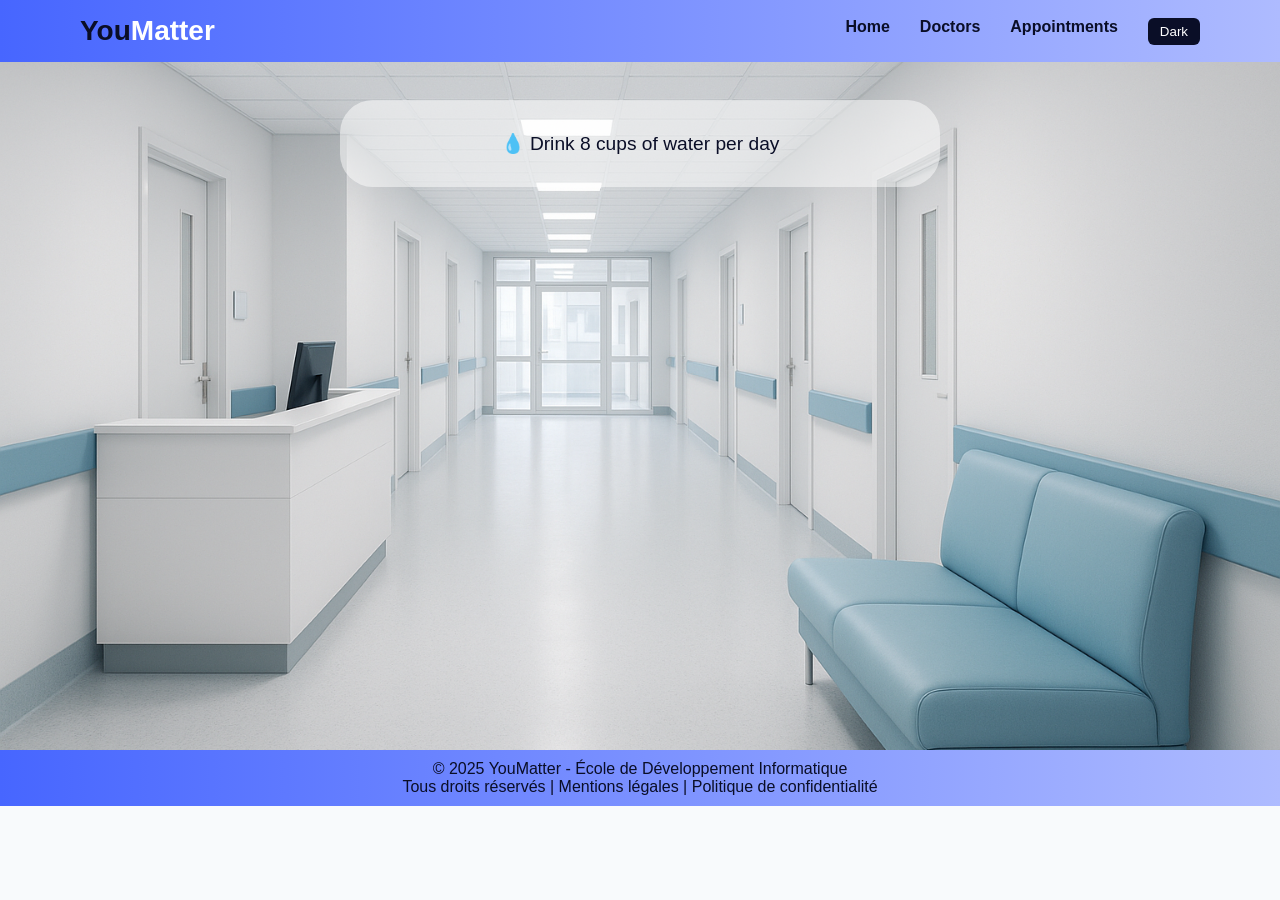
<file: index.html>
<!DOCTYPE html>
<html lang="en">
<head>
  <meta charset="UTF-8">
  <meta name="viewport" content="width=device-width, initial-scale=1.0">
  <title>YouMatter</title>
  <link rel="stylesheet" href="https://cdnjs.cloudflare.com/ajax/libs/font-awesome/6.5.0/css/all.min.css">
  <link rel="stylesheet" href="/assets/CSS/index.css">
</head>
<body>

  <div class="Navigation"> 
    <a href="/index.html" class="logo">You<span class="highlight">Matter</span></a>  
    <div class="burger-menu" onclick="toggleMenu()">
                <span></span>
                <span></span>
                <span></span>
            </div>
    <nav>
      <ul>
        <li><a href="/index.html">Home</a></li>
        <li><a href="/pages/Doctor.html">Doctors</a></li>
        <li><a href="/pages/Apointment.html">Appointments</a></li>

        <button id="themeToggle">Dark</button>
      </ul>
    </nav>
  </div>   

  <section id="Home">
    <div class="main_section">
      <div class="Tips">
        <div class="track">
          <div class="slide">💧 Drink 8 cups of water per day</div>
          <div class="slide">🚶 Walk at least 30 minutes daily</div>
          <div class="slide">🍎 Eat fruits and vegetables regularly</div>
          <div class="slide">😴 Sleep 7–9 hours each night</div>
        </div>
      </div>
    </div>
  </section>

  <footer class="footer">
    <p>&copy; 2025 YouMatter - École de Développement Informatique</p>
    <p>Tous droits réservés | Mentions légales | Politique de confidentialité</p>
  </footer>  
   <script src="/assets/JS/Burger.js"></script>
  <script src="/assets/JS/index.js"></script>
  <script src="/assets/JS/theamechange.js"></script>
</body>
</html>
</file>
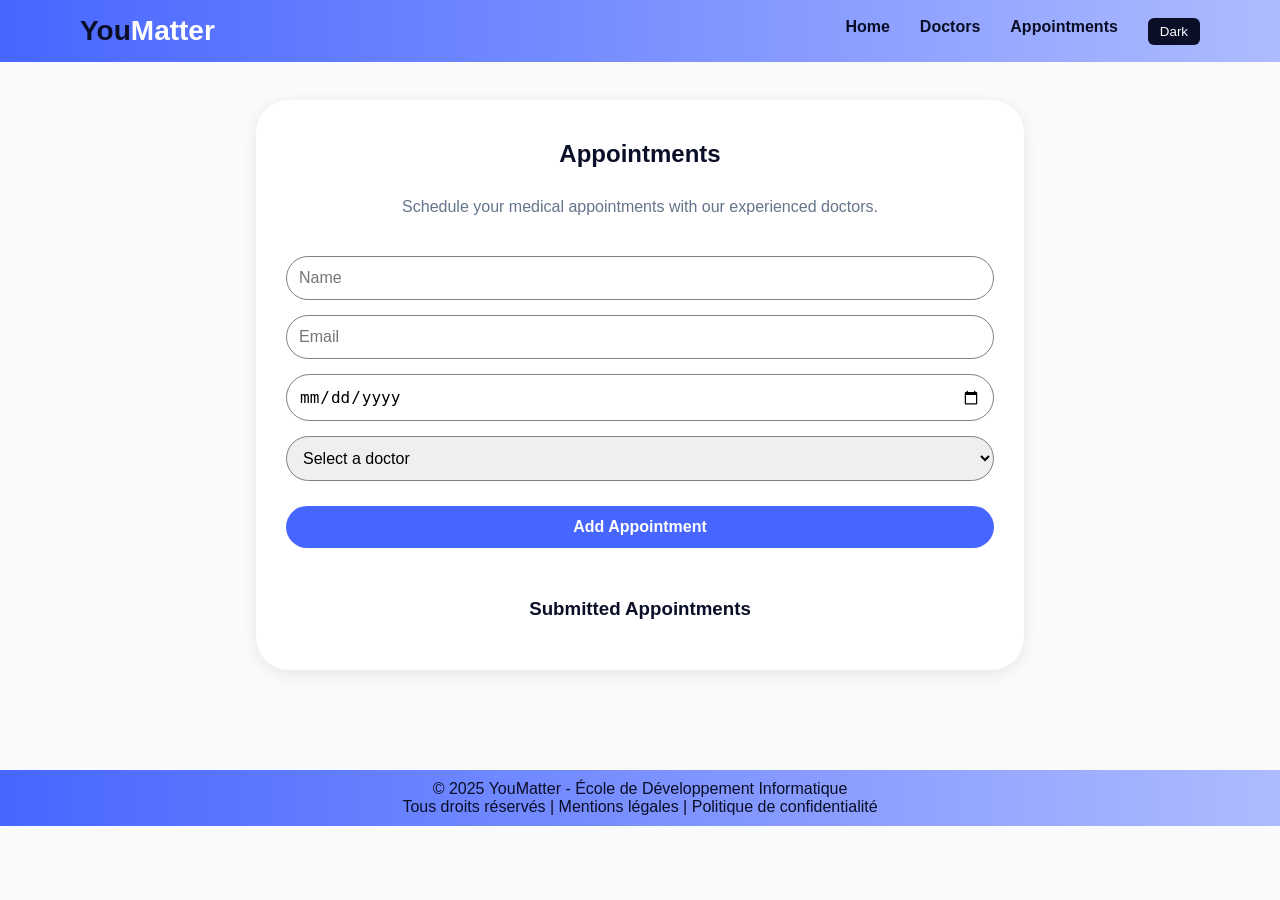
<file: pages/Apointment.html>
<!DOCTYPE html>
<html lang="en">
<head>
  <meta charset="UTF-8">
  <meta name="viewport" content="width=device-width, initial-scale=1.0">
  <title>Appointments</title>
  <link rel="stylesheet" href="/assets/CSS/Apointment.css">
</head>
<body>
    <div class="Navigation"> 
    <a href="/index.html" class="logo">You<span class="highlight">Matter</span></a>  
    <div class="burger-menu" onclick="toggleMenu()">
                <span></span>
                <span></span>
                <span></span>
            </div>
    <nav>
      <ul>
        <li><a href="/index.html">Home</a></li>
        <li><a href="/pages/Doctor.html">Doctors</a></li>
        <li><a href="/pages/Apointment.html">Appointments</a></li>
        <button id="themeToggle">Dark</button>
      </ul>
    </nav>
  </div> 
  
  <section id="main_section">
  <div class="appointments-section">
    <h2>Appointments</h2>
    <p>Schedule your medical appointments with our experienced doctors.</p>

<form id="appointmentForm">
  <input type="text" name="name" placeholder="Name" required>
  <input type="email" name="email" placeholder="Email" required>
  <input type="date" name="date" required>
 
      <select id="doctor" name="doctor" required>
        <option value="">Select a doctor</option>
        <option value="gus">Gus</option>
        <option value="House">House</option>
        <option value="homer">Homer</option>
      </select> 
  <button type="submit">Add Appointment</button>
</form>

    <div id="appointmentsList">
      <h3>Submitted Appointments</h3>
      <ul id="appointments"></ul>
    </div>
  </div>
  </section>
  <footer class="footer">
    <p>&copy; 2025 YouMatter - École de Développement Informatique</p>
    <p>Tous droits réservés | Mentions légales | Politique de confidentialité</p>
  </footer>  
  <script src="/assets/JS/Burger.js"></script>
  <script src="/assets/JS/Apointment.js"></script>
  <script src="/assets/JS/theamechange.js"></script>
</body>
</html>
</file>
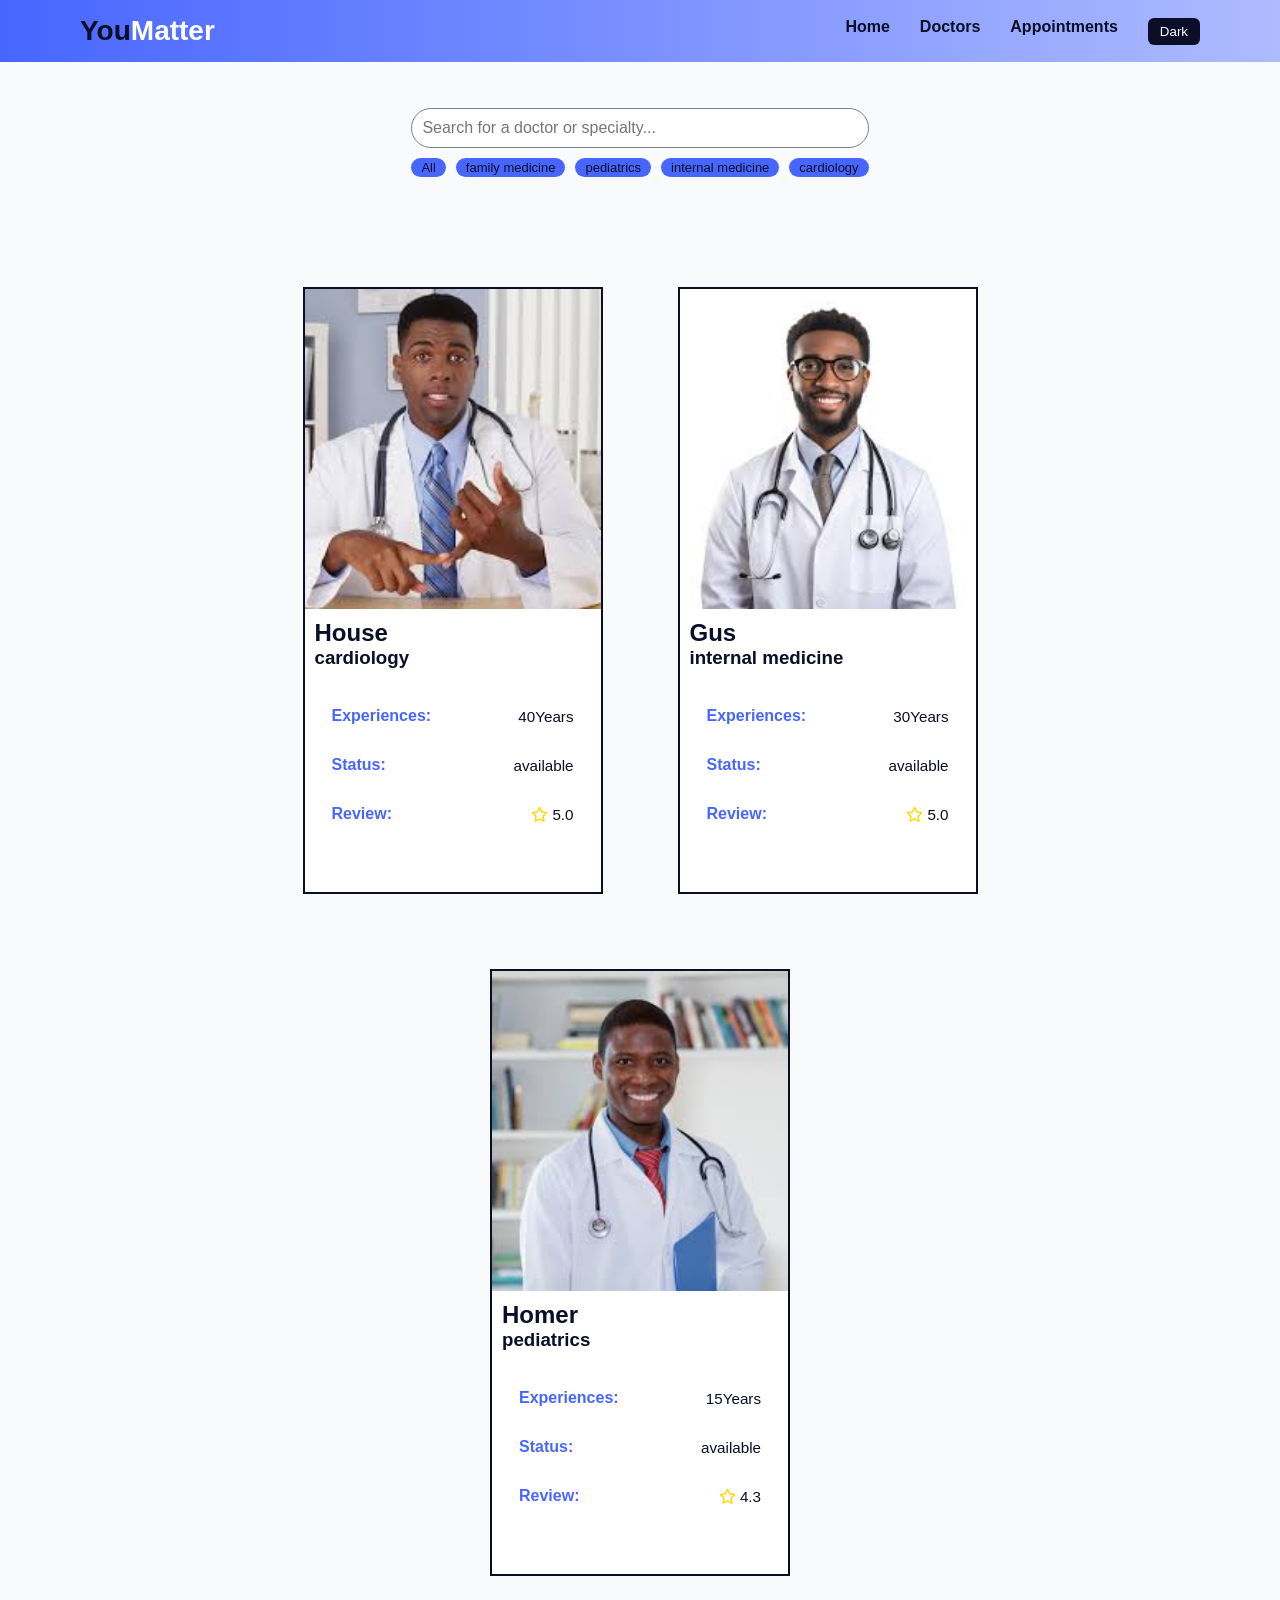
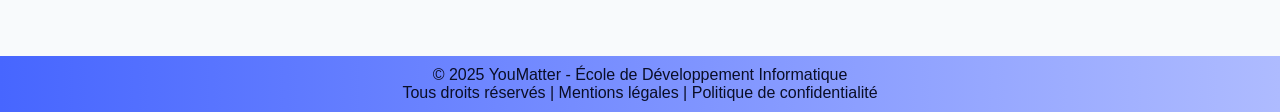
<file: pages/Doctor.html>
<!DOCTYPE html>
<html lang="en">
<head>
  <meta charset="UTF-8">
  <meta name="viewport" content="width=device-width, initial-scale=1.0">
  <title>YouMatter</title>
  <link rel="stylesheet" href="https://cdnjs.cloudflare.com/ajax/libs/font-awesome/6.5.0/css/all.min.css">
  <link rel="stylesheet" href="/assets/CSS/Doctor.css">
</head>
<body>

  <div class="Navigation"> 
    <a href="/index.html" class="logo">You<span class="highlight">Matter</span></a>  
    <div class="burger-menu" onclick="toggleMenu()">
                <span></span>
                <span></span>
                <span></span>
            </div>
    <nav>
      <ul>
        <li><a href="/index.html">Home</a></li>
        <li><a href="/pages/Doctor.html">Doctors</a></li>
        <li><a href="/pages/Apointment.html">Appointments</a></li>
        <button id="themeToggle">Dark</button>
      </ul>
    </nav>
  </div>  

  <section id="Doctors">
      <div class="headline">
        <h1>Headline</h1>
      </div>
      <div class="main_section">
        <div class="search">
          <input id="search" type="text" placeholder="Search for a doctor or specialty...">
          <div class="Category_sel">
            <a href="#">All</a>
            <a href="#">family medicine</a>
            <a href="#">pediatrics</a>
            <a href="#">internal medicine</a>
            <a href="#">cardiology</a>
          </div>
        </div>
        
        <div class="Doc_id">

<div class="card" data-id="House">
  <div class="Top">
    
  </div>

  <div class="Bottom">
    <div class="headline">
      <div class="Name">
        <h1>House</h1>
      </div>
      <div class="Category">
        <h3>cardiology</h3>
      </div>
    </div>

    <div class="info">
      <div class="Experiences">
        <div class="ask"><p>Experiences:</p></div>
        <div class="Tell"><p>40Years</p></div>
      </div>

      <div class="availble">
        <div class="ask"><p>Status:</p></div>
        <div class="Tell"><p>available</p></div>
      </div>

      <div class="Rating">
        <div class="ask"><p>Review:</p></div>
        <div class="Tell"><p><i class="fa-regular fa-star"></i> 5.0</p></div>
      </div>

    </div>
  </div>
</div>

<div class="card" data-id="Gus">
<div class="Top">

</div>
<div class="Bottom">
    <div class="headline">
      <div class="Name" data-id="gus">
        <h1>Gus</h1>
        </div>
        <div class="Category">
        <h3>internal medicine</h3>
        </div>
    </div>
    <div class="info">
        <div class="Experiences">
          <div class="ask">
<p>Experiences:</p>
</div>
<div class="Tell">
<p>30Years</p>
</div>
    </div>
<div class="availble">
          <div class="ask">
<p>Status:</p>
</div>
<div class="Tell">
<p>available</p>
</div>
    </div>
    <div class="Rating">
          <div class="ask">
<p>Review:</p>
</div>
<div class="Tell">
<p><i class="fa-regular fa-star"></i> 5.0</p>
</div>

    </div>
    <div class="btn">
    </div>
    </div>
</div>
    </div>
     <div class="card" data-id="Homer">
<div class="Top">

</div>
<div class="Bottom">
    <div class="headline">
      <div class="Name">
        <h1>Homer</h1>
        </div>
        <div class="Category">
        <h3>pediatrics</h3>
        </div>
    </div>
    <div class="info">
        <div class="Experiences">
          <div class="ask">
<p>Experiences:</p>
</div>
<div class="Tell">
<p>15Years</p>
</div>
    </div>
<div class="availble">
          <div class="ask">
<p>Status:</p>
</div>
<div class="Tell">
<p>available</p>
</div>
    </div>
    <div class="Rating">
          <div class="ask">
<p>Review:</p>
</div>
<div class="Tell">
<p><i class="fa-regular fa-star"></i> 4.3</p>
</div>

    </div>
    <div class="btn">
    </div>
    </div>
</div>
    </div>
    
      </div>
  </section>

  <footer class="footer">
    <p>&copy; 2025 YouMatter - École de Développement Informatique</p>
    <p>Tous droits réservés | Mentions légales | Politique de confidentialité</p>
  </footer>  
  <script src="/assets/JS/Burger.js"></script>
  <script src="/assets/JS/Doctors.js"></script>
  <script src="/assets/JS/theamechange.js"></script>
</body>
</html>
</file>
<file: assets/CSS/index.css>
:root {
  --primary: #4766FF;
  --secondary: #AEBBFF;
  --dark: #0A0E27;
  --light: #F8FAFC;
  --gray: #64748B;
  --white: #FFFFFF;
}

html, body {
  height: 100%;
  margin: 0;
  display: flex;
  flex-direction: column;
}
* {
  padding: 0;
  margin: 0;
  box-sizing: border-box;
}

body {
  font-family: 'Arial Black', 'Helvetica Neue', Helvetica, Arial, sans-serif;
  background-color: var(--light);
  color: var(--dark);
}
main {
  flex: 1; 
}


.highlight {
  color: var(--white);
}
.highlight {
  color: var(--white);
}
.Navigation {
  position: fixed;
  top: 0;
  left: 0;
  z-index: 100;
  width: 100%;
  display: flex;
  justify-content: space-between;
  align-items: center;
  padding: 15px 80px;
  background: linear-gradient(90deg, var(--primary) 0%, var(--secondary) 100%);
}

.Navigation .logo {
  color: var(--dark);
  text-decoration: none;
  font-size: 28px;
  font-weight: bold;
}

.Navigation nav ul {
  list-style: none;
  display: flex;
  gap: 30px;
  margin: 0;
  padding: 0;
}

.Navigation nav ul li a {
  text-decoration: none;
  color: var(--dark);
  font-weight: 600;
  transition: 0.3s;
}

.Navigation nav ul li a:hover {
  color: var(--white);
}

#themeToggle {
  padding: 6px 12px;
  border: none;
  border-radius: 6px;
  cursor: pointer;
  background: var(--dark);
  color: var(--white);
  transition: 0.3s;
}
#themeToggle:hover {
  background: var(--white);
  color: var(--dark);
}

.burger-menu {
  display: none;
  flex-direction: column;
  justify-content: space-between;
  width: 25px;
  height: 20px;
  cursor: pointer;
  position: absolute;
  right: 25px;
  top: 10px;
}

.burger-menu span {
  width: 100%;
  height: 3px;
  background: white;
  border-radius: 2px;
  transition: all 0.6s ease;
}

.burger-menu.active span:nth-child(1) {
  transform: rotate(-45deg) translateY(11px);
}
.burger-menu.active span:nth-child(2) {
  opacity: 0;
}
.burger-menu.active span:nth-child(3) {
  transform: rotate(45deg) translateY(-11px);
}



@media (max-width: 1025px) {
  .Navigation nav ul {
    position: absolute;
    top: 60px;
    right: 0;
    background: grey;
    width: 200px;
    flex-direction: column;
    align-items: center;
    max-height: 0;
    overflow: hidden;
    transition: max-height 0.4s ease;
  }

  .Navigation nav ul.open {
    max-height: 400px;
  }

  .burger-menu {
    display: flex;
  }
}


footer {
  background: linear-gradient(90deg, var(--primary) 0%, var(--secondary) 100%);
  width: 100%;
  text-align: center;
  padding: 10px;
  color: var(--dark);
}
#Home{
    display: flex;
    flex-direction: column;
    width: 100%;
}
.main_section{
    width: 100%;
    height:750px;
    background-image: url(/assets/Images/ChatGPT\ Image\ Oct\ 29\,\ 2025\,\ 11_28_57\ AM.png);
    background-size: cover;
    background-position: center;
}
.Tips {
  overflow: hidden;
  width: 100%;
  max-width: 600px;
  display: flex;
  background-color: rgba(255, 255, 255, 0.5);
  border-radius: 33px;
  margin: 100px auto;
  transition: all 0.5s ease-in-out;
}
.Tips .track {
  display: flex;
  transition: transform 1s ease;
}

.Tips .slide {
  min-width: 100%;
  padding: 2rem;
  text-align: center;
  font-size: 1.2rem;
}
.Tips:hover{
    transform: scale(1.1);
    box-shadow: 0 8px 20px rgba(0,0,0,0.3);
}




body.dark-theme {
  background-color: var(--dark);
  color: var(--light);
}
body.dark-theme .highlight{
  color: #d9363e;
}
body.dark-theme .Navigation {
  background: linear-gradient(90deg, var(--dark) 0%, var(--primary) 100%);
}

body.dark-theme .Navigation .logo,
body.dark-theme .Navigation nav ul a {
  color: var(--white);
}

body.dark-theme .Navigation nav ul a:hover {
  color: var(--gray);
}
body.dark-theme footer{
  background: linear-gradient(90deg, var(--dark) 0%, var(--primary) 100%);
  color: #f0f2f5;
}

body.dark-theme #themeToggle {
  padding: 6px 12px;
  border: none;
  border-radius: 6px;
  cursor: pointer;
  background: var(--white);
  color: var(--dark);
  transition: 0.3s;
}
body.dark-theme #themeToggle:hover {
  background: var(--dark);
  color: var(--white);
}
@media (max-width: 1025px) {
  body.dark-theme .Navigation nav ul {
    position: absolute;
    top: 70px;
    right: 0;
    background: rgb(14, 16, 44);
    width: 200px;
    flex-direction: column;
    align-items: center;
    max-height: 0;
    overflow: hidden;
    transition: max-height 0.4s ease;
  }


 body.dark-theme .Navigation nav ul.open {
    max-height: 400px;
  }

  body.dark-theme .burger-menu {
    display: flex;
  }
}
body.dark-theme .Tips {
  overflow: hidden;
  width: 80%;
  max-width: 600px;
  color: var(--dark);
  display: flex;
  background-color: rgba(255, 255, 255, 0.5);
  border-radius: 33px;
  margin: 100px auto;
  transition: all 0.5s ease-in-out;

}
</file>
<file: assets/CSS/Apointment.css>
:root {
  --primary: #4766FF;
  --secondary: #AEBBFF;
  --dark: #0A0E27;
  --light: #F8FAFC;
  --gray: #64748B;
  --white: #FFFFFF;
}
html, body {
  height: 100%;
  margin: 0;
  display: flex;
  flex-direction: column;

}
* {
  padding: 0;
  margin: 0;
  box-sizing: border-box;
}

body {
  font-family: 'Arial Black', 'Helvetica Neue', Helvetica, Arial, sans-serif;
  background-color: var(--light);
  color: var(--dark);
}
main {
  flex: 1; 
}

.highlight {
  color: var(--white);
}
.Navigation {
  position: fixed;
  top: 0;
  left: 0;
  z-index: 100;
  width: 100%;
  display: flex;
  justify-content: space-between;
  align-items: center;
  padding: 15px 80px;
  background: linear-gradient(90deg, var(--primary) 0%, var(--secondary) 100%);
}

.Navigation .logo {
  color: var(--dark);
  text-decoration: none;
  font-size: 28px;
  font-weight: bold;
}

.Navigation nav ul {
  list-style: none;
  display: flex;
  gap: 30px;
  margin: 0;
  padding: 0;
}

.Navigation nav ul li a {
  text-decoration: none;
  color: var(--dark);
  font-weight: 600;
  transition: 0.3s;
}

.Navigation nav ul li a:hover {
  color: var(--white);
}

#themeToggle {
  padding: 6px 12px;
  border: none;
  border-radius: 6px;
  cursor: pointer;
  background: var(--dark);
  color: var(--white);
  transition: 0.3s;
}
#themeToggle:hover {
  background: var(--white);
  color: var(--dark);
}

.burger-menu {
  display: none;
  flex-direction: column;
  justify-content: space-between;
  width: 25px;
  height: 20px;
  cursor: pointer;
  position: absolute;
  right: 25px;
  top: 18px;
}

.burger-menu span {
  width: 100%;
  height: 3px;
  background: white;
  border-radius: 2px;
  transition: all 0.6s ease;
}

.burger-menu.active span:nth-child(1) {
  transform: rotate(-45deg) translateY(11px);
}
.burger-menu.active span:nth-child(2) {
  opacity: 0;
}
.burger-menu.active span:nth-child(3) {
  transform: rotate(45deg) translateY(-11px);
}


/* --- Responsive --- */
@media (max-width: 1025px) {
  .Navigation nav ul {
    position: absolute;
    top: 70px;
    right: 0;
    background: grey;
    width: 200px;
    flex-direction: column;
    align-items: center;
    max-height: 0;
    overflow: hidden;
    transition: max-height 0.4s ease;
  }


  .Navigation nav ul.open {
    max-height: 400px;
  }

  .burger-menu {
    display: flex;
  }
}



footer {
  background: linear-gradient(90deg, var(--primary) 0%, var(--secondary) 100%);
  width: 100%;
  text-align: center;
  padding: 10px;
  color: var(--dark);
}
#main_section{
  width: 100%;
  display: flex;
  flex-direction: column;
  align-items: center;
  margin-top: 100px;
  margin-bottom: 100px;   
}

.appointments-section {
  width: 60%;
  background-color: var(--white);
  padding: 40px 30px;
  border-radius: 33px;
  box-shadow: 0 4px 15px rgba(0, 0, 0, 0.08);
  display: flex;
  flex-direction: column;
  align-items: center;
  gap: 20px;
}

.appointments-section h2,
.appointments-section h3 {
  margin-bottom: 10px;
  color: var(--dark);
  text-align: center;
}

.appointments-section p {
  margin-bottom: 20px;
  color: var(--gray);
  text-align: center;
}

.appointments-section form {
  width: 100%;
  display: flex;
  flex-direction: column;
  gap: 15px;
}

.appointments-section form label {
  font-weight: bold;
  color: var(--dark);
  font-size: 0.95rem;
}

.appointments-section form input,
.appointments-section form select,
.appointments-section form textarea {
  width: 100%;
  padding: 12px;
  border: 1px solid gray;
  border-radius: 33px;
  font-size: 1rem;
  transition: border-color 0.3s, box-shadow 0.3s;
}

.appointments-section form input:focus,
.appointments-section form select:focus,
.appointments-section form textarea:focus {
  outline: none;
  border: 2px solid var(--primary);
  box-shadow: 0px 0px 3px var(--primary);
}

.appointments-section form button {
  background-color: var(--primary);
  color: var(--white);
  border: none;
  padding: 12px;
  width: 100%;
  border-radius: 33px;
  cursor: pointer;
  margin-top: 10px;
  font-size: 1rem;
  font-weight: bold;
  transition: all 0.4s ease;
}

.appointments-section form button:hover {
  transform: translateY(-5px);
  box-shadow: 0px 4px 8px rgba(71, 102, 255, 0.3);
}

#appointmentsList {
  width: 100%;
  margin-top: 30px;
}

#appointmentsList li {
  background: var(--light);
  padding: 12px 15px;
  margin-bottom: 10px;
  border-radius: 20px;
  color: var(--dark);
  list-style: none;
  display: flex;
  justify-content: space-between;
  align-items: center;
}

.delete-btn {
  background-color: #ff4d4f;
  color: #fff;
  border: none;
  padding: 6px 12px;
  margin-left: 10px;
  border-radius: 20px;
  cursor: pointer;
  font-size: 0.85rem;
  transition: background 0.3s;
}

.delete-btn:hover {
  background-color: #d9363e;
}


body.dark-theme {
  background-color: var(--dark);
  color: var(--light);
}
body.dark-theme .highlight{
  color: #d9363e;
}
body.dark-theme .Navigation {
  background: linear-gradient(90deg, var(--dark) 0%, var(--primary) 100%);
}

body.dark-theme .Navigation .logo,
body.dark-theme .Navigation nav ul a {
  color: var(--white);
}

body.dark-theme .Navigation nav ul a:hover {
  color: var(--gray);
}
body.dark-theme footer{
  background: linear-gradient(90deg, var(--dark) 0%, var(--primary) 100%);
  color: #f0f2f5;
}

body.dark-theme #themeToggle {
  padding: 6px 12px;
  border: none;
  border-radius: 6px;
  cursor: pointer;
  background: var(--white);
  color: var(--dark);
  transition: 0.3s;
}
body.dark-theme #themeToggle:hover {
  background: var(--dark);
  color: var(--white);
}
@media (max-width: 1025px) {
  body.dark-theme .Navigation nav ul {
    position: absolute;
    top: 70px;
    right: 0;
    background: rgb(14, 16, 44);
    width: 200px;
    flex-direction: column;
    align-items: center;
    max-height: 0;
    overflow: hidden;
    transition: max-height 0.4s ease;
  }


 body.dark-theme .Navigation nav ul.open {
    max-height: 400px;
  }

  body.dark-theme .burger-menu {
    display: flex;
  }
}
</file>
<file: assets/CSS/Doctor.css>
:root {
  --primary: #4766FF;
  --secondary: #AEBBFF;
  --dark: #0A0E27;
  --light: #F8FAFC;
  --gray: #64748B;
  --white: #FFFFFF;
}
html, body {
  height: 100%;
  margin: 0;
  display: flex;
  flex-direction: column;
}
* {
  padding: 0;
  margin: 0;
  box-sizing: border-box;
}

body {
  font-family: 'Arial Black', 'Helvetica Neue', Helvetica, Arial, sans-serif;
  background-color: var(--light);
  color: var(--dark);
}
main {
  flex: 1; 
}

.highlight {
  color: var(--white);
}
.Navigation {
  position: fixed;
  top: 0;
  left: 0;
  z-index: 100;
  width: 100%;
  display: flex;
  justify-content: space-between;
  align-items: center;
  padding: 15px 80px;
  background: linear-gradient(90deg, var(--primary) 0%, var(--secondary) 100%);
}

.Navigation .logo {
  color: var(--dark);
  text-decoration: none;
  font-size: 28px;
  font-weight: bold;
}

.Navigation nav ul {
  list-style: none;
  display: flex;
  gap: 30px;
  margin: 0;
  padding: 0;
}

.Navigation nav ul li a {
  text-decoration: none;
  color: var(--dark);
  font-weight: 600;
  transition: 0.3s;
}

.Navigation nav ul li a:hover {
  color: var(--white);
}

#themeToggle {
  padding: 6px 12px;
  border: none;
  border-radius: 6px;
  cursor: pointer;
  background: var(--dark);
  color: var(--white);
  transition: 0.3s;
}
#themeToggle:hover {
  background: var(--white);
  color: var(--dark);
}

.burger-menu {
  display: none;
  flex-direction: column;
  justify-content: space-between;
  width: 25px;
  height: 20px;
  cursor: pointer;
  position: absolute;
  right: 25px;
  top: 18px;
}

.burger-menu span {
  width: 100%;
  height: 3px;
  background: white;
  border-radius: 2px;
  transition: all 0.6s ease;
}

.burger-menu.active span:nth-child(1) {
  transform: rotate(-45deg) translateY(11px);
}
.burger-menu.active span:nth-child(2) {
  opacity: 0;
}
.burger-menu.active span:nth-child(3) {
  transform: rotate(45deg) translateY(-11px);
}


/* --- Responsive --- */
@media (max-width: 1025px) {
  .Navigation nav ul {
    position: absolute;
    top: 70px;
    right: 0;
    background: grey;
    width: 200px;
    flex-direction: column;
    align-items: center;
    max-height: 0;
    overflow: hidden;
    transition: max-height 0.4s ease;
  }


  .Navigation nav ul.open {
    max-height: 400px;
  }

  .burger-menu {
    display: flex;
  }
}


footer {
  background: linear-gradient(90deg, var(--primary) 0%, var(--secondary) 100%);
  width: 100%;
  text-align: center;
  padding: 10px;
  color: var(--dark);
}




#Doctors{
  padding: 20px;
  margin: 0;
  display: flex;
  flex-direction: column;
  align-items: center;
  gap: 20px;
}

#Doctors .main_section{
  display: flex;
  flex-direction: column;
  align-items: center;
  gap: 10px;
  width: 80%;
  height: auto;
  padding: 30px;
}

#Doctors .main_section .search{
  display: flex;
  flex-direction: column;
  align-items: center;
  padding: 10px;
  gap: 10px;
}
input,
select,
textarea {
  width: 100%;
  padding: 10px;
  border: 1px solid gray;
  border-radius: 33px;
  font-size: 1rem;
  transition: border-color 0.6s;
}

input:focus,
select:focus,
textarea:focus {
  outline: none;
  border: 2px solid #4766FF;
  box-shadow:  0px 0px 3px #4766FF;
}
#Doctors .main_section .search .Category_sel{
  display: flex;
  flex-direction: row;
  justify-content: center;
  align-items: center;
  flex-wrap: wrap;
  gap: 10px;
}
#Doctors .main_section .search .Category_sel a{
  text-decoration: none;
  font-size: small;
  color: #0A0E27;
  border-radius: 33px;
  padding: 2px 10px;
background-color: #4766FF;
}
#Doctors  .Doc_id{
    padding: 30px;
    margin-top: 60px;
    width: 100%;
    height: auto;
    gap: 75px;
    display: flex;
    flex-wrap: wrap;
    flex-direction: row;
    justify-content: center;
}
#Doctors .card{
    width: 300px;
    height: auto;
    background-color: rgb(255, 255, 255);
    height: auto;
    border: 2px solid;
    transition: all 0.5s ease;
}
.card:nth-child(1) .Top{
    width: 100%;
    height: 320px;
     background-image:url(/assets/Images/download\ \(1\).jpeg);
    background-size: cover;
    background-position: center;
}
.card:nth-child(2) .Top{
    width: 100%;
    height: 320px;
     background-image:url(/assets/Images/download\ \(2\).jpeg);
    background-size: cover;
    background-position: center;
}
.card:nth-child(3) .Top{
    width: 100%;
    height: 320px;
     background-image:url(/assets/Images/download\ \(3\).jpeg);
    background-size: cover;
    background-position: center;
}
#Doctors .card .Bottom{
width: 100%;
height: auto;
display: flex;
flex-direction: column;
align-items: start;
text-align: start;
gap: 20px;
padding: 10px;
}


#Doctors .card .info {
  width: 100%;
  display: flex;
  flex-direction: column;
  gap: 15px;
  padding: 10px 5px;
}

#Doctors .card .info .ask {
  font-weight: bold;
  color: var(--primary);
}

#Doctors .card .info .Tell p {
  color: var(--dark);
  font-size: 0.95rem;
}


#Doctors .card .info > div {
  display: flex;
  justify-content: space-between;
  align-items: center;
  background-color: var (--light);
  border-radius: 10px;
  padding: 8px 12px;
  transition: 0.3s;
}


#Doctors .card .Rating i {
  color: #FFD700;
}


#Doctors .card .btn {
  width: 100%;
  display: flex;
  flex-direction: column;
  justify-content: center; 
  align-items: center;     
  margin-top: 10px;

}
#Doctors .card:hover{
  transform: translateY(-20px);
  
}

.card .Top {
  position: relative;
}




body.dark-theme {
  background-color: var(--dark);
  color: var(--light);
}
body.dark-theme .highlight{
  color: #d9363e;
}
body.dark-theme .Navigation {
  background: linear-gradient(90deg, var(--dark) 0%, var(--primary) 100%);
}

body.dark-theme .Navigation .logo,
body.dark-theme .Navigation nav ul a {
  color: var(--white);
}

body.dark-theme .Navigation nav ul a:hover {
  color: var(--gray);
}
body.dark-theme footer{
  background: linear-gradient(90deg, var(--dark) 0%, var(--primary) 100%);
  color: #f0f2f5;
}
body.dark-theme #Doctors .card .Bottom {
  color: #0A0E27;
}
body.dark-theme #themeToggle {
  padding: 6px 12px;
  border: none;
  border-radius: 6px;
  cursor: pointer;
  background: var(--white);
  color: var(--dark);
  transition: 0.3s;
}
body.dark-theme #themeToggle:hover {
  background: var(--dark);
  color: var(--white);
}
@media (max-width: 1025px) {
  body.dark-theme .Navigation nav ul {
    position: absolute;
    top: 70px;
    right: 0;
    background: rgb(14, 16, 44);
    width: 200px;
    flex-direction: column;
    align-items: center;
    max-height: 0;
    overflow: hidden;
    transition: max-height 0.4s ease;
  }


 body.dark-theme .Navigation nav ul.open {
    max-height: 400px;
  }

  body.dark-theme .burger-menu {
    display: flex;
  }
}
</file>
